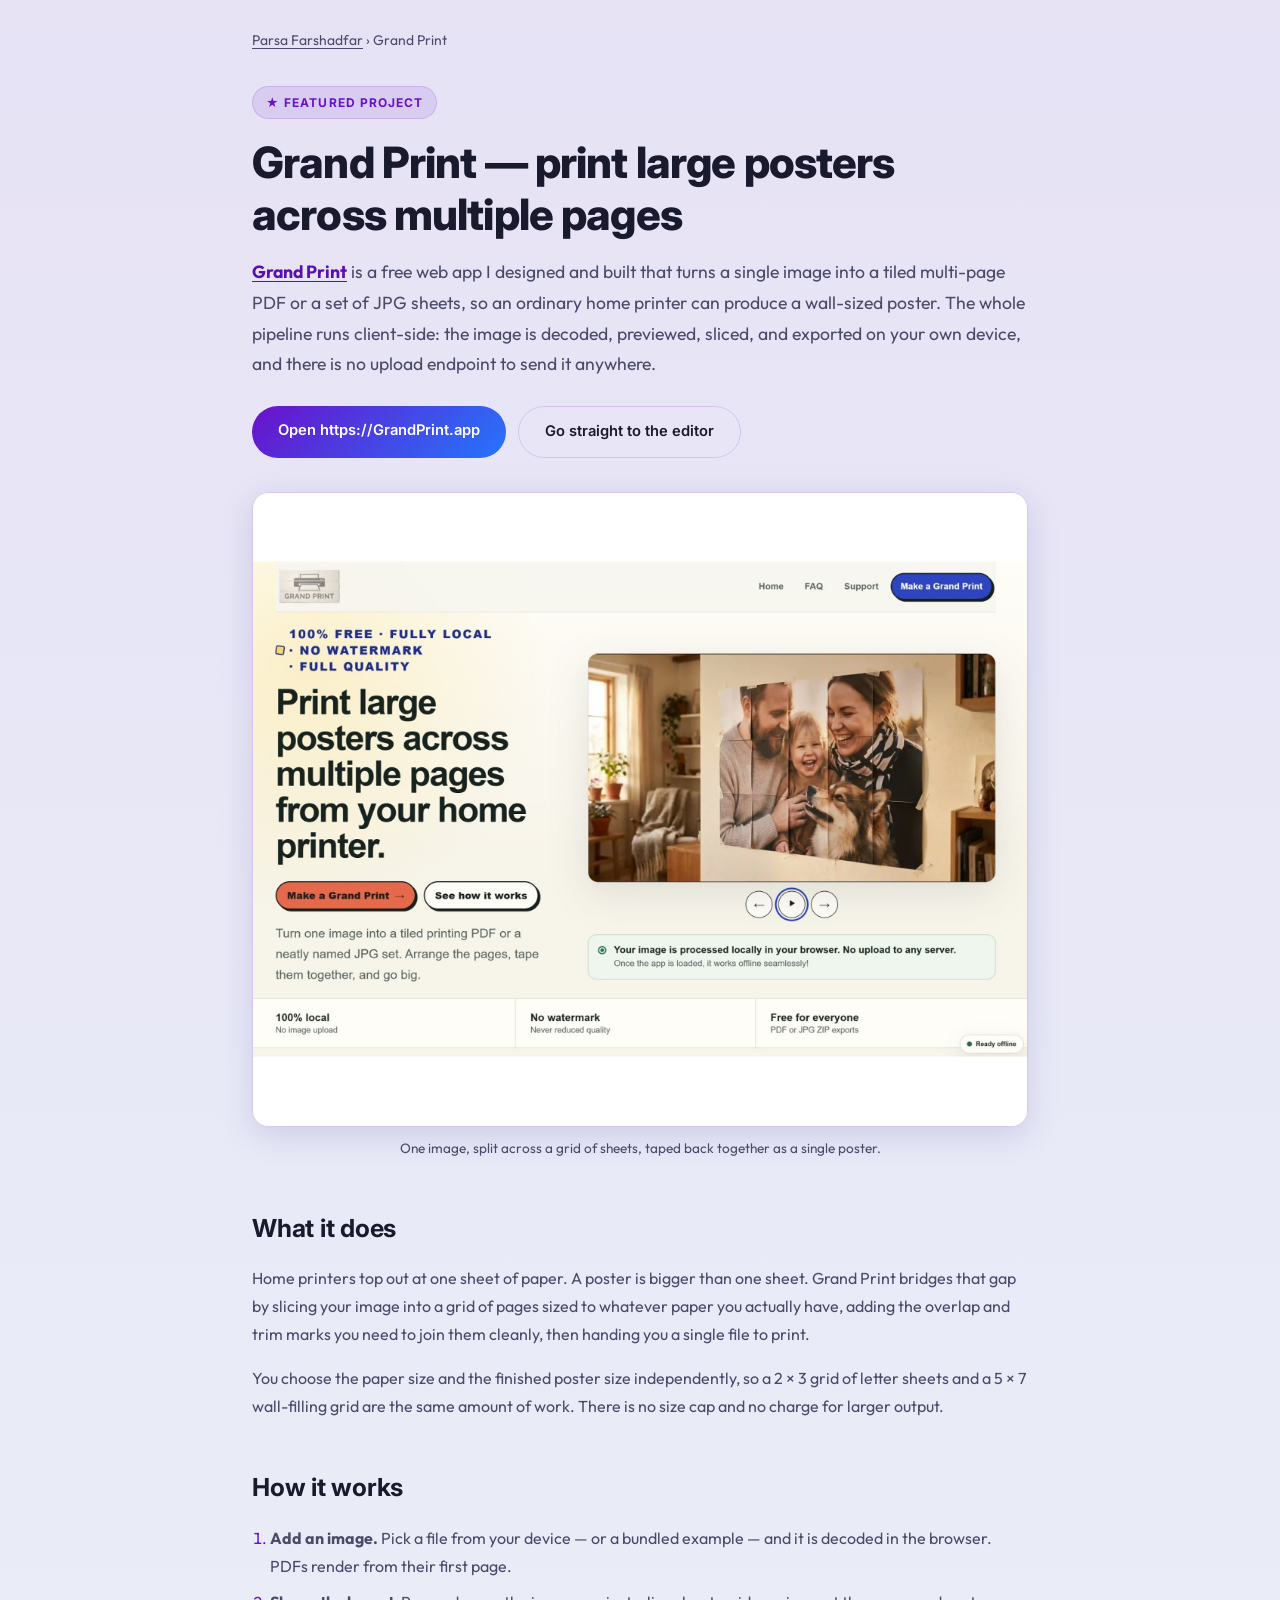
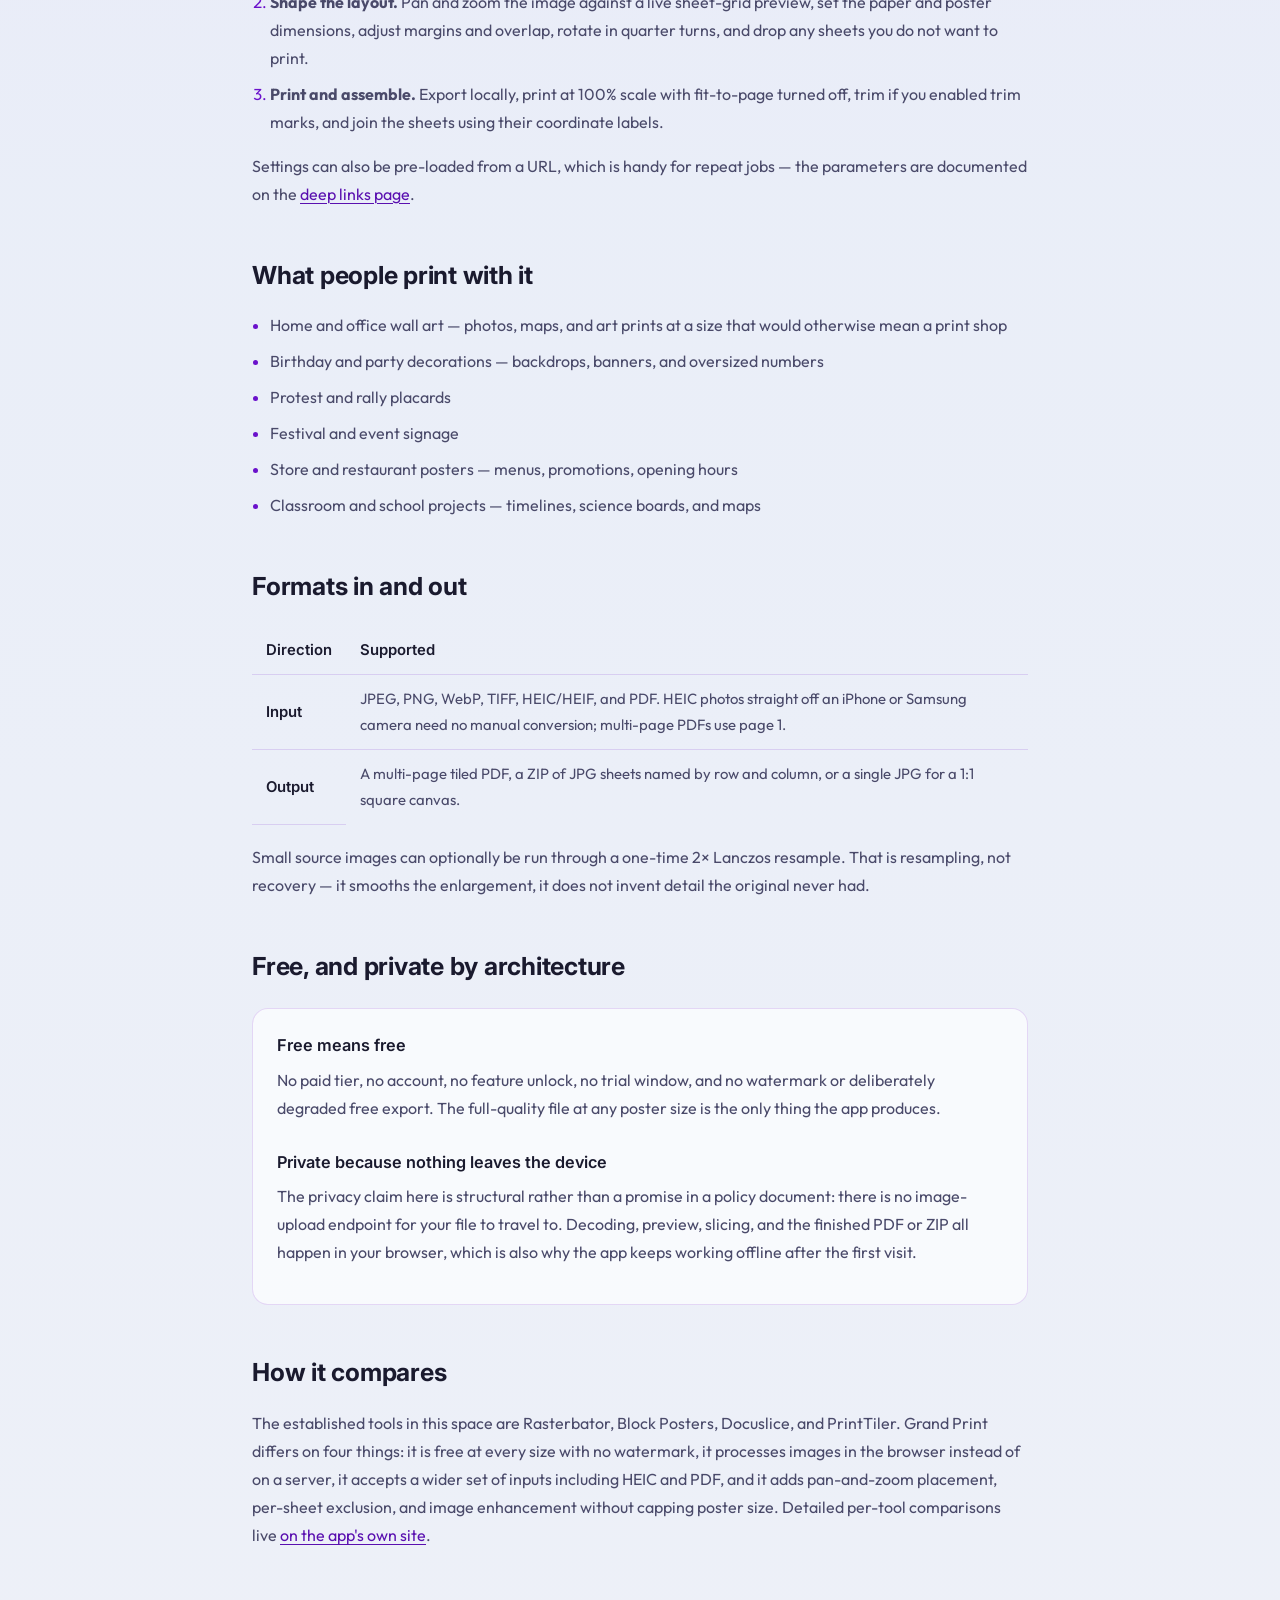
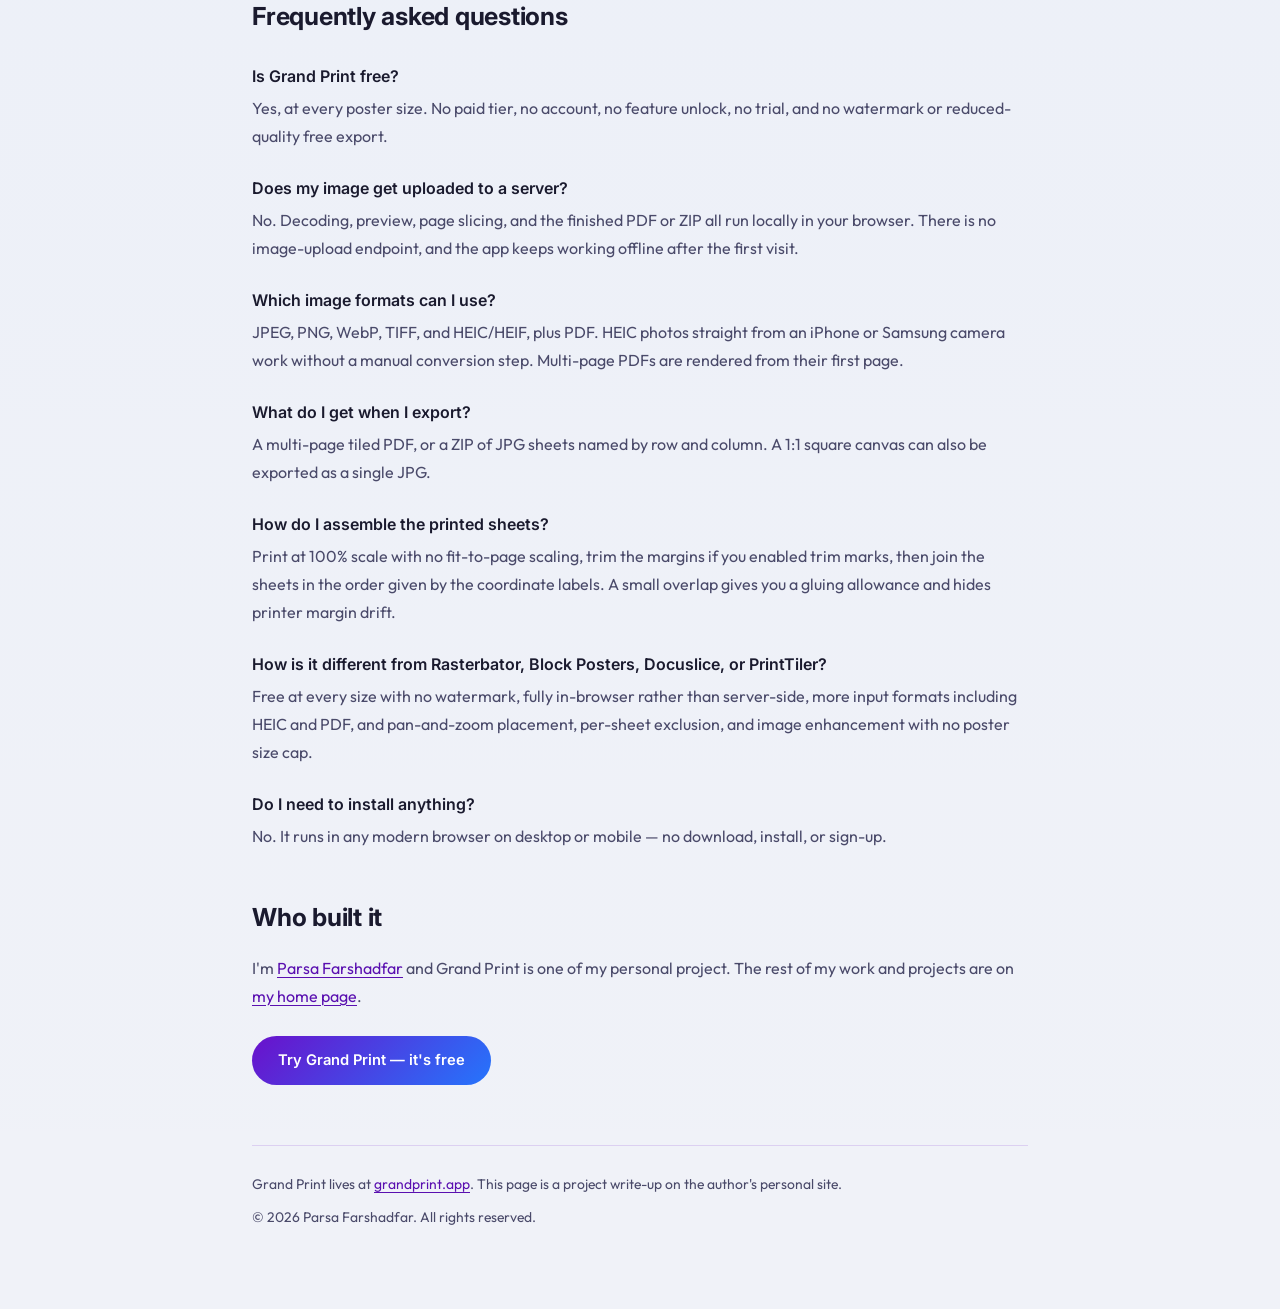
<file: grand-print/index.html>
<!DOCTYPE html>
<html lang="en">

<head>
    <!-- NOTE: keep <head> free of stray text. Any non-whitespace text here closes
         <head> early and pushes everything below it into <body>, where search
         engines ignore meta tags. Use HTML comments for notes, never bare text. -->
    <meta charset="UTF-8">
    <meta name="viewport" content="width=device-width, initial-scale=1.0">
    <title>Grand Print — Free Tool to Print Large Posters Across Multiple Pages</title>
    <meta name="description"
        content="Grand Print is a free browser tool by Parsa Farshadfar that tiles one image across multiple printed sheets so a home printer can produce a wall-sized poster. No upload, no watermark, no paid tier.">
    <link rel="canonical" href="https://parsafarshadfar.com/grand-print/">
    <meta name="author" content="Parsa Farshadfar">
    <meta name="robots" content="index, follow, max-snippet:-1, max-image-preview:large, max-video-preview:-1">

    <!-- The app itself is the canonical destination for this topic. rel=me is not
         right here (different entity), but a plain followed link plus the
         SoftwareApplication node below is what ties this page to grandprint.app. -->
    <link rel="preconnect" href="https://grandprint.app">

    <!-- Open Graph -->
    <meta property="og:type" content="article">
    <meta property="og:site_name" content="Parsa Farshadfar">
    <meta property="og:title" content="Grand Print — Free Tool to Print Large Posters Across Multiple Pages">
    <meta property="og:description"
        content="A free browser tool that tiles one image across multiple printed sheets so a home printer can produce a wall-sized poster. No upload, no watermark, no paid tier.">
    <meta property="og:url" content="https://parsafarshadfar.com/grand-print/">
    <meta property="og:image" content="https://parsafarshadfar.com/data/GrandPrint.jpg">
    <meta property="og:image:width" content="2048">
    <meta property="og:image:height" content="1675">
    <meta property="og:image:alt" content="A photo tiled across a grid of printed sheets to form one large poster">
    <meta property="og:locale" content="en_CA">

    <!-- Twitter / X card -->
    <meta name="twitter:card" content="summary_large_image">
    <meta name="twitter:title" content="Grand Print — Free Tool to Print Large Posters Across Multiple Pages">
    <meta name="twitter:description"
        content="A free browser tool that tiles one image across multiple printed sheets so a home printer can produce a wall-sized poster. No upload, no watermark, no paid tier.">
    <meta name="twitter:image" content="https://parsafarshadfar.com/data/GrandPrint.jpg">

    <!-- Favicon -->
    <link rel="icon"
        href="data:image/svg+xml,%3Csvg xmlns=%27http://www.w3.org/2000/svg%27 viewBox=%270 0 100 100%27%3E%3Ctext y=%27.9em%27 font-size=%2790%27%3E🤖%3C/text%3E%3C/svg%3E"
        type="image/svg+xml">
    <meta name="theme-color" content="#6a11cb">

    <link rel="preconnect" href="https://fonts.googleapis.com">
    <link rel="preconnect" href="https://fonts.gstatic.com" crossorigin>
    <link
        href="https://fonts.googleapis.com/css2?family=Inter:wght@400;600;700;800&family=Outfit:wght@300;400;500;600&display=swap"
        rel="stylesheet">

    <!-- Styles are inline and the page ships no JS: this is a leaf page whose only
         job is to load fast and hand the reader off to grandprint.app. It
         deliberately does not pull in style.css / Bootstrap / Vanta, which exist
         for the single-page layout on the home page. Tokens mirror style.css. -->
    <style>
        :root {
            color-scheme: light dark;
            --font-heading: 'Inter', sans-serif;
            --font-body: 'Outfit', sans-serif;
            --bg: #f0f2f8;
            --bg-alt: #f7f8fc;
            --card: rgba(255, 255, 255, 0.65);
            --text: #1a1a2e;
            --muted: #4a4a6a;
            --border: rgba(106, 17, 203, 0.15);
            --accent-1: #6a11cb;
            --accent-2: #2575fc;
            --link: #5a10b0;
            --badge-bg: rgba(106, 17, 203, 0.1);
            --badge-text: #6a11cb;
            --gradient: linear-gradient(135deg, #6a11cb 0%, #2575fc 100%);
        }

        @media (prefers-color-scheme: dark) {
            :root {
                --bg: #0a0a1a;
                --bg-alt: #0d0d20;
                --card: rgba(20, 20, 50, 0.6);
                --text: #e8e8f0;
                --muted: #b0b0d0;
                --border: rgba(106, 17, 203, 0.3);
                --link: #b48cff;
                --badge-bg: rgba(106, 17, 203, 0.2);
                --badge-text: #b48cff;
            }
        }

        *,
        *::before,
        *::after {
            margin: 0;
            padding: 0;
            box-sizing: border-box;
        }

        body {
            background: var(--bg);
            background-image: linear-gradient(180deg, rgba(106, 17, 203, 0.07) 0%, rgba(37, 117, 252, 0.03) 40%, transparent 100%);
            color: var(--text);
            font-family: var(--font-body);
            line-height: 1.75;
            -webkit-font-smoothing: antialiased;
        }

        .wrap {
            max-width: 820px;
            margin: 0 auto;
            padding: 28px 22px 72px;
        }

        a {
            color: var(--link);
            text-decoration-thickness: 1px;
            text-underline-offset: 3px;
        }

        a:hover {
            text-decoration-thickness: 2px;
        }

        nav.crumbs {
            font-size: 0.87rem;
            color: var(--muted);
            margin-bottom: 34px;
        }

        nav.crumbs a {
            color: var(--muted);
        }

        h1 {
            font-family: var(--font-heading);
            font-size: clamp(1.85rem, 5.5vw, 2.7rem);
            font-weight: 800;
            line-height: 1.2;
            letter-spacing: -0.02em;
            margin-bottom: 16px;
        }

        h2 {
            font-family: var(--font-heading);
            font-size: clamp(1.25rem, 3.4vw, 1.55rem);
            font-weight: 700;
            letter-spacing: -0.01em;
            margin: 46px 0 14px;
            scroll-margin-top: 20px;
        }

        h3 {
            font-family: var(--font-heading);
            font-size: 1.02rem;
            font-weight: 600;
            margin: 26px 0 6px;
        }

        p {
            margin-bottom: 16px;
            color: var(--muted);
        }

        .lead {
            font-size: 1.1rem;
            color: var(--muted);
        }

        .badge {
            display: inline-block;
            font-family: var(--font-heading);
            font-size: 0.75rem;
            font-weight: 700;
            letter-spacing: 0.09em;
            text-transform: uppercase;
            padding: 5px 13px;
            border-radius: 50px;
            background: var(--badge-bg);
            color: var(--badge-text);
            border: 1px solid var(--border);
            margin-bottom: 18px;
        }

        .cta-row {
            display: flex;
            flex-wrap: wrap;
            gap: 12px;
            margin: 26px 0 8px;
        }

        a.btn {
            display: inline-block;
            padding: 12px 26px;
            border-radius: 50px;
            font-family: var(--font-heading);
            font-weight: 600;
            font-size: 0.92rem;
            text-decoration: none;
            color: #fff;
            background: var(--gradient);
            transition: transform 0.25s ease, box-shadow 0.25s ease;
        }

        a.btn.ghost {
            background: none;
            color: var(--text);
            border: 1px solid var(--border);
        }

        a.btn:hover {
            transform: translateY(-2px);
            box-shadow: 0 6px 20px rgba(106, 17, 203, 0.32);
        }

        figure {
            margin: 34px 0 8px;
        }

        figure img {
            width: 100%;
            height: auto;
            display: block;
            border-radius: 16px;
            border: 1px solid var(--border);
            box-shadow: 0 8px 32px rgba(31, 38, 135, 0.15);
        }

        figcaption {
            font-size: 0.85rem;
            color: var(--muted);
            margin-top: 10px;
            text-align: center;
        }

        ul,
        ol {
            margin: 0 0 16px 1.15rem;
            color: var(--muted);
        }

        li {
            margin-bottom: 8px;
        }

        li::marker {
            color: var(--accent-1);
        }

        .card {
            background: var(--card);
            border: 1px solid var(--border);
            border-radius: 16px;
            padding: 22px 24px;
            margin: 20px 0;
        }

        .card h3:first-child {
            margin-top: 0;
        }

        .table-scroll {
            overflow-x: auto;
            margin: 18px 0;
        }

        table {
            border-collapse: collapse;
            width: 100%;
            /* No min-width: two columns wrap legibly even at 320px, so the table
               fits without in-box scrolling on real phones. .table-scroll stays
               as the safety net if a future row needs more room. */
            font-size: 0.93rem;
        }

        th,
        td {
            text-align: left;
            padding: 11px 14px;
            border-bottom: 1px solid var(--border);
            color: var(--muted);
        }

        th {
            font-family: var(--font-heading);
            font-weight: 600;
            color: var(--text);
            white-space: nowrap;
        }

        tbody tr:last-child td {
            border-bottom: none;
        }

        .faq-q {
            font-family: var(--font-heading);
            font-weight: 600;
            color: var(--text);
            margin: 24px 0 4px;
            font-size: 1rem;
        }

        footer {
            margin-top: 60px;
            padding-top: 26px;
            border-top: 1px solid var(--border);
            font-size: 0.87rem;
            color: var(--muted);
        }

        footer p {
            font-size: 0.87rem;
            margin-bottom: 8px;
        }
    </style>

    <!-- Structured data. The SoftwareApplication carries the same @id as the node
         on the home page, so both pages describe one entity rather than two, and
         its mainEntityOfPage points at grandprint.app — this page is a description
         of the app, not a competing copy of it. -->
    <script type="application/ld+json">
    {
      "@context": "https://schema.org",
      "@graph": [
        {
          "@type": "BreadcrumbList",
          "@id": "https://parsafarshadfar.com/grand-print/#breadcrumb",
          "itemListElement": [
            {
              "@type": "ListItem",
              "position": 1,
              "name": "Parsa Farshadfar",
              "item": "https://parsafarshadfar.com/"
            },
            {
              "@type": "ListItem",
              "position": 2,
              "name": "Grand Print",
              "item": "https://parsafarshadfar.com/grand-print/"
            }
          ]
        },
        {
          "@type": ["WebPage", "FAQPage"],
          "@id": "https://parsafarshadfar.com/grand-print/#webpage",
          "url": "https://parsafarshadfar.com/grand-print/",
          "name": "Grand Print — Free Tool to Print Large Posters Across Multiple Pages",
          "description": "Grand Print is a free browser tool by Parsa Farshadfar that tiles one image across multiple printed sheets so a home printer can produce a wall-sized poster.",
          "isPartOf": { "@id": "https://parsafarshadfar.com/#website" },
          "breadcrumb": { "@id": "https://parsafarshadfar.com/grand-print/#breadcrumb" },
          "about": { "@id": "https://grandprint.app/#software" },
          "primaryImageOfPage": "https://parsafarshadfar.com/data/GrandPrint.jpg",
          "author": { "@id": "https://parsafarshadfar.com/#person" },
          "inLanguage": "en",
          "mainEntity": [
            {
              "@type": "Question",
              "name": "Is Grand Print free?",
              "acceptedAnswer": {
                "@type": "Answer",
                "text": "Yes, at every poster size. There is no paid tier, no account, no feature unlock, no trial, and no watermark or reduced-quality free export."
              }
            },
            {
              "@type": "Question",
              "name": "Does my image get uploaded to a server?",
              "acceptedAnswer": {
                "@type": "Answer",
                "text": "No. Decoding, preview, page slicing, and the finished PDF or ZIP all run locally in your browser. There is no image-upload endpoint, and the app keeps working offline after the first visit."
              }
            },
            {
              "@type": "Question",
              "name": "Which image formats can I use?",
              "acceptedAnswer": {
                "@type": "Answer",
                "text": "JPEG, PNG, WebP, TIFF, and HEIC/HEIF, plus PDF. HEIC photos straight from an iPhone or Samsung camera work without a manual conversion step. Multi-page PDFs are rendered from their first page."
              }
            },
            {
              "@type": "Question",
              "name": "What do I get when I export?",
              "acceptedAnswer": {
                "@type": "Answer",
                "text": "A multi-page tiled PDF, or a ZIP of JPG sheets named by row and column. A 1:1 square canvas can also be exported as a single JPG."
              }
            },
            {
              "@type": "Question",
              "name": "How do I assemble the printed sheets?",
              "acceptedAnswer": {
                "@type": "Answer",
                "text": "Print at 100% scale with no fit-to-page scaling, trim the margins if you enabled trim marks, then join the sheets in the order given by the coordinate labels. Enabling a small overlap gives you a gluing allowance and hides printer margin drift."
              }
            },
            {
              "@type": "Question",
              "name": "How is Grand Print different from Rasterbator, Block Posters, Docuslice, or PrintTiler?",
              "acceptedAnswer": {
                "@type": "Answer",
                "text": "Grand Print is free at every size with no watermark, processes images entirely in the browser rather than on a server, accepts more input formats including HEIC and PDF, and adds pan-and-zoom placement, per-sheet exclusion, and image enhancement without a poster size cap."
              }
            },
            {
              "@type": "Question",
              "name": "Do I need to install anything?",
              "acceptedAnswer": {
                "@type": "Answer",
                "text": "No. It runs in any modern web browser on desktop or mobile, with no download, install, or sign-up."
              }
            }
          ]
        },
        {
          "@type": "SoftwareApplication",
          "@id": "https://grandprint.app/#software",
          "name": "Grand Print",
          "alternateName": "grandprint.app",
          "url": "https://grandprint.app/",
          "mainEntityOfPage": "https://grandprint.app/",
          "sameAs": ["https://grandprint.app/"],
          "image": "https://parsafarshadfar.com/data/GrandPrint.jpg",
          "applicationCategory": "DesignApplication",
          "applicationSubCategory": "Poster and tiled printing tool",
          "operatingSystem": "Any modern web browser",
          "browserRequirements": "Requires a modern browser with JavaScript enabled",
          "description": "Free tool to print large posters across multiple pages. Turns one image into a tiled multi-page PDF or a coordinate-named JPG set, processed entirely in the browser with no upload, no watermark, and no paid tier.",
          "author": { "@id": "https://parsafarshadfar.com/#person" },
          "creator": { "@id": "https://parsafarshadfar.com/#person" },
          "isAccessibleForFree": true,
          "offers": {
            "@type": "Offer",
            "price": "0",
            "priceCurrency": "USD"
          },
          "featureList": [
            "Free with no paid tier, account, or feature unlock",
            "Watermark-free, full-quality export at any poster size",
            "Local browser image processing with no upload endpoint",
            "JPEG, PNG, WebP, TIFF, HEIC/HEIF, and PDF input",
            "Multi-page tiled PDF output",
            "Coordinate-named JPG ZIP and direct square JPG output",
            "Pan and zoom placement with a live sheet-grid preview",
            "Quarter-turn rotation, per-sheet exclusion, margins and overlap",
            "Trim marks and page labels for assembly",
            "Optional one-time 2x Lanczos resampling for small source images",
            "Works offline after the first visit"
          ]
        },
        {
          "@type": "Person",
          "@id": "https://parsafarshadfar.com/#person",
          "name": "Parsa Farshadfar",
          "url": "https://parsafarshadfar.com/"
        }
      ]
    }
    </script>
</head>

<body>
    <div class="wrap">
        <nav class="crumbs" aria-label="Breadcrumb">
            <a href="/">Parsa Farshadfar</a> &rsaquo; Grand Print
        </nav>

        <main>
            <span class="badge"><span aria-hidden="true">★</span> Featured Project</span>
            <h1>Grand Print — print large posters across multiple pages</h1>

            <p class="lead">
                <a href="https://grandprint.app/" rel="noopener"><strong>Grand Print</strong></a> is a free web app I
                designed and built that turns a single image into a tiled multi-page PDF or a set of JPG sheets, so an
                ordinary home printer can produce a wall-sized poster. The whole pipeline runs client-side: the image is
                decoded, previewed, sliced, and exported on your own device, and there is no upload endpoint to send it
                anywhere.
            </p>

            <div class="cta-row">
                <a class="btn" href="https://grandprint.app/" rel="noopener">Open https://GrandPrint.app</a>
                <a class="btn ghost" href="https://grandprint.app/app" rel="noopener">Go straight to the editor</a>
            </div>

            <figure>
                <a href="https://grandprint.app/" rel="noopener" aria-label="Open Grand Print at grandprint.app">
                    <!-- Dimensions are the file's true intrinsic size (2048x1675), so the
                         reserved box matches what loads and the image causes no layout shift.
                         It sits below the fold on phones, so it loads lazily rather than
                         competing with the text that is actually the LCP element. -->
                    <img src="/data/GrandPrint.jpg"
                        alt="Grand Print — a photo tiled across a grid of printed sheets to form a large poster"
                        width="2048" height="1675" loading="lazy" decoding="async">
                </a>
                <figcaption>One image, split across a grid of sheets, taped back together as a single poster.
                </figcaption>
            </figure>

            <h2 id="what-it-does">What it does</h2>
            <p>
                Home printers top out at one sheet of paper. A poster is bigger than one sheet. Grand Print bridges that
                gap by slicing your image into a grid of pages sized to whatever paper you actually have, adding the
                overlap and trim marks you need to join them cleanly, then handing you a single file to print.
            </p>
            <p>
                You choose the paper size and the finished poster size independently, so a 2&nbsp;&times;&nbsp;3 grid of
                letter sheets and a 5&nbsp;&times;&nbsp;7 wall-filling grid are the same amount of work. There is no
                size
                cap and no charge for larger output.
            </p>

            <h2 id="how-it-works">How it works</h2>
            <ol>
                <li><strong>Add an image.</strong> Pick a file from your device — or a bundled example — and it is
                    decoded in the browser. PDFs render from their first page.</li>
                <li><strong>Shape the layout.</strong> Pan and zoom the image against a live sheet-grid preview, set the
                    paper and poster dimensions, adjust margins and overlap, rotate in quarter turns, and drop any
                    sheets
                    you do not want to print.</li>
                <li><strong>Print and assemble.</strong> Export locally, print at 100% scale with fit-to-page turned
                    off, trim if you enabled trim marks, and join the sheets using their coordinate labels.</li>
            </ol>
            <p>
                Settings can also be pre-loaded from a URL, which is handy for repeat jobs — the parameters are
                documented on the <a href="https://grandprint.app/deep-links" rel="noopener">deep links page</a>.
            </p>

            <h2 id="use-cases">What people print with it</h2>
            <ul>
                <li>Home and office wall art — photos, maps, and art prints at a size that would otherwise mean a print
                    shop</li>
                <li>Birthday and party decorations — backdrops, banners, and oversized numbers</li>
                <li>Protest and rally placards</li>
                <li>Festival and event signage</li>
                <li>Store and restaurant posters — menus, promotions, opening hours</li>
                <li>Classroom and school projects — timelines, science boards, and maps</li>
            </ul>

            <h2 id="formats">Formats in and out</h2>
            <div class="table-scroll">
                <table>
                    <thead>
                        <tr>
                            <th scope="col">Direction</th>
                            <th scope="col">Supported</th>
                        </tr>
                    </thead>
                    <tbody>
                        <tr>
                            <th scope="row">Input</th>
                            <td>JPEG, PNG, WebP, TIFF, HEIC/HEIF, and PDF. HEIC photos straight off an iPhone or
                                Samsung camera need no manual conversion; multi-page PDFs use page&nbsp;1.</td>
                        </tr>
                        <tr>
                            <th scope="row">Output</th>
                            <td>A multi-page tiled PDF, a ZIP of JPG sheets named by row and column, or a single JPG
                                for a 1:1 square canvas.</td>
                        </tr>
                    </tbody>
                </table>
            </div>
            <p>
                Small source images can optionally be run through a one-time 2&times; Lanczos resample. That is
                resampling, not recovery — it smooths the enlargement, it does not invent detail the original never
                had.
            </p>

            <h2 id="privacy">Free, and private by architecture</h2>
            <div class="card">
                <h3>Free means free</h3>
                <p>
                    No paid tier, no account, no feature unlock, no trial window, and no watermark or deliberately
                    degraded free export. The full-quality file at any poster size is the only thing the app produces.
                </p>
                <h3>Private because nothing leaves the device</h3>
                <p>
                    The privacy claim here is structural rather than a promise in a policy document: there is no
                    image-upload endpoint for your file to travel to. Decoding, preview, slicing, and the finished PDF
                    or ZIP all happen in your browser, which is also why the app keeps working offline after the first
                    visit.
                </p>
            </div>

            <h2 id="comparison">How it compares</h2>
            <p>
                The established tools in this space are Rasterbator, Block Posters, Docuslice, and PrintTiler. Grand
                Print differs on four things: it is free at every size with no watermark, it processes images in the
                browser instead of on a server, it accepts a wider set of inputs including HEIC and PDF, and it adds
                pan-and-zoom placement, per-sheet exclusion, and image enhancement without capping poster size. Detailed
                per-tool comparisons live <a href="https://grandprint.app/" rel="noopener">on the app's own site</a>.
            </p>

            <h2 id="faq">Frequently asked questions</h2>

            <p class="faq-q">Is Grand Print free?</p>
            <p>Yes, at every poster size. No paid tier, no account, no feature unlock, no trial, and no watermark or
                reduced-quality free export.</p>

            <p class="faq-q">Does my image get uploaded to a server?</p>
            <p>No. Decoding, preview, page slicing, and the finished PDF or ZIP all run locally in your browser. There
                is
                no image-upload endpoint, and the app keeps working offline after the first visit.</p>

            <p class="faq-q">Which image formats can I use?</p>
            <p>JPEG, PNG, WebP, TIFF, and HEIC/HEIF, plus PDF. HEIC photos straight from an iPhone or Samsung camera
                work
                without a manual conversion step. Multi-page PDFs are rendered from their first page.</p>

            <p class="faq-q">What do I get when I export?</p>
            <p>A multi-page tiled PDF, or a ZIP of JPG sheets named by row and column. A 1:1 square canvas can also be
                exported as a single JPG.</p>

            <p class="faq-q">How do I assemble the printed sheets?</p>
            <p>Print at 100% scale with no fit-to-page scaling, trim the margins if you enabled trim marks, then join
                the
                sheets in the order given by the coordinate labels. A small overlap gives you a gluing allowance and
                hides printer margin drift.</p>

            <p class="faq-q">How is it different from Rasterbator, Block Posters, Docuslice, or PrintTiler?</p>
            <p>Free at every size with no watermark, fully in-browser rather than server-side, more input formats
                including HEIC and PDF, and pan-and-zoom placement, per-sheet exclusion, and image enhancement with no
                poster size cap.</p>

            <p class="faq-q">Do I need to install anything?</p>
            <p>No. It runs in any modern browser on desktop or mobile — no download, install, or sign-up.</p>

            <h2 id="author">Who built it</h2>
            <p>
                I'm <a href="/">Parsa Farshadfar</a> and Grand Print is one of my
                personal project. The rest of my work and projects are on
                <a href="/">my home page</a>.
            </p>

            <div class="cta-row">
                <a class="btn" href="https://grandprint.app/" rel="noopener">Try Grand Print — it's free</a>
            </div>
        </main>

        <footer>
            <p>
                Grand Print lives at <a href="https://grandprint.app/" rel="noopener">grandprint.app</a>. This page is a
                project write-up on the author's personal site.
            </p>
            <p>&copy; 2026 Parsa Farshadfar. All rights reserved.</p>
        </footer>
    </div>
</body>

</html>
</file>
